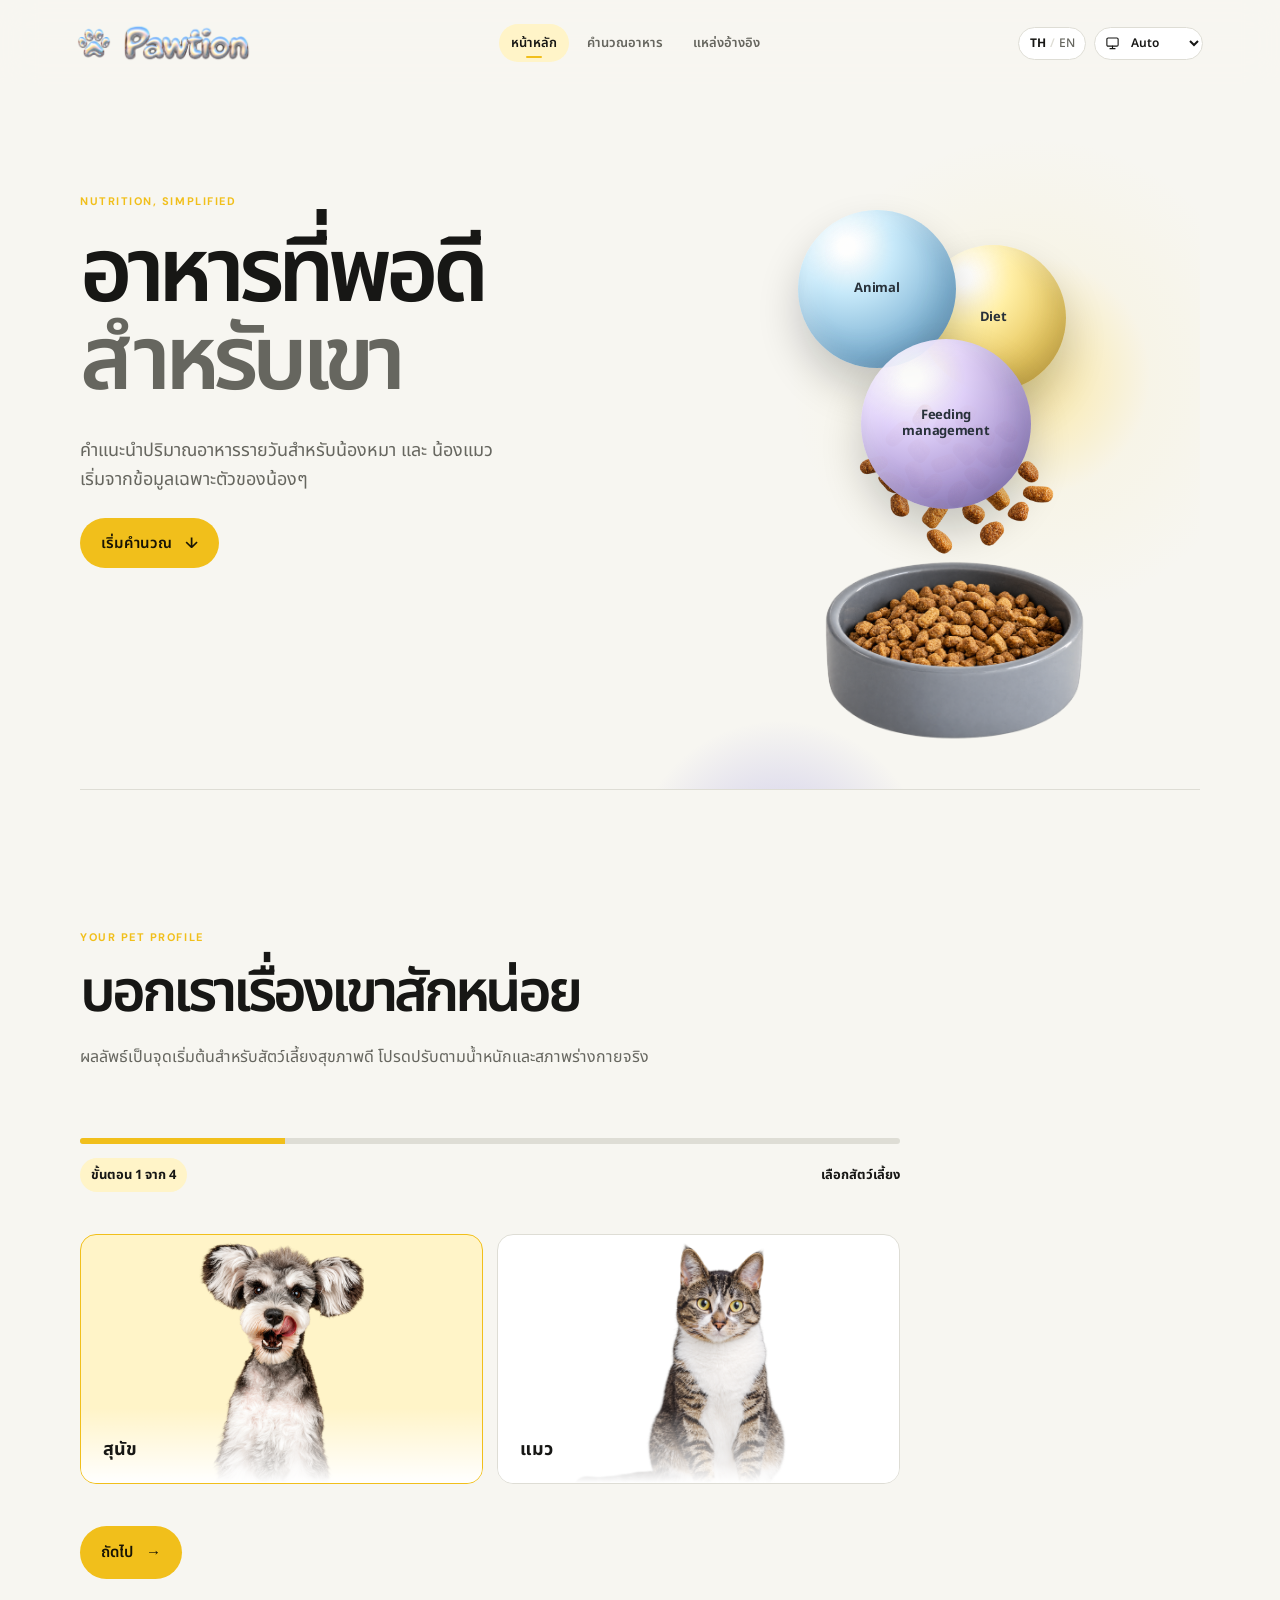
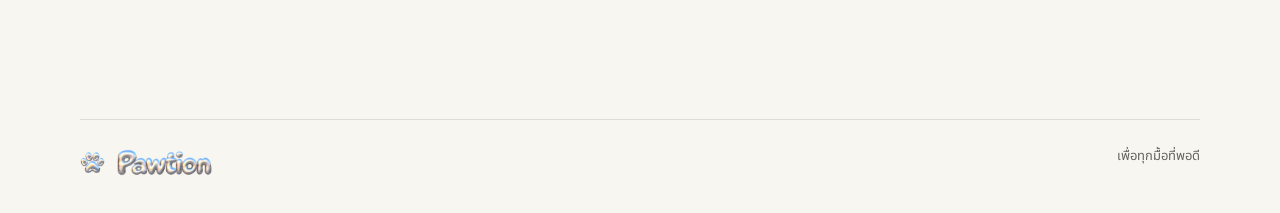
<file: index.html>
<!doctype html>
<html lang="th">
  <head>
    <meta charset="UTF-8" />
    <meta name="viewport" content="width=device-width, initial-scale=1.0" />
    <meta name="description" content="เครื่องคำนวณปริมาณอาหารสำหรับสุนัขและแมว" />
    <title>Pawtion — อาหารที่พอดีสำหรับเขา</title>
    <link rel="preconnect" href="https://fonts.googleapis.com" />
    <link rel="preconnect" href="https://fonts.gstatic.com" crossorigin />
    <link href="https://fonts.googleapis.com/css2?family=DM+Sans:wght@400;500;600;700&family=Fredoka:wght@500;600;700&family=Noto+Sans+Thai:wght@400;500;600;700&display=swap" rel="stylesheet" />
    <link rel="stylesheet" href="styles.css?v=8" />
  </head>
  <body>
    <main>
      <nav class="nav shell" aria-label="เมนูหลัก">
        <a class="brand" href="#top" aria-label="Pawtion home"><img class="brand-paw-logo" src="assets/pawtion-paw.png" alt="" /><img class="brand-logo" src="assets/pawtion-logo.png" alt="Pawtion" /></a>
        <div class="primary-nav" aria-label="ส่วนต่าง ๆ ของเว็บไซต์">
          <a class="nav-link active" href="#top" data-page="home" data-i18n="navHome" aria-current="page">หน้าหลัก</a>
          <a class="nav-link" href="#calculator" data-page="calculator" data-i18n="navCalc">คำนวณอาหาร</a>
          <a class="nav-link" href="references.html" data-page="references" data-i18n="navReferences">แหล่งอ้างอิง</a>
        </div>
        <div class="nav-actions">
          <button id="language-toggle" class="utility-button language-button" type="button" aria-label="Switch to English">
            <span data-language="th">TH</span><span class="language-divider" aria-hidden="true">/</span><span data-language="en">EN</span>
          </button>
          <label class="theme-control">
            <span class="sr-only">Color theme</span>
            <svg class="theme-icon theme-icon-light" viewBox="0 0 24 24" aria-hidden="true"><circle cx="12" cy="12" r="4"/><path d="M12 2v2m0 16v2M2 12h2m16 0h2M5 5l1.5 1.5m11 11L19 19M5 19l1.5-1.5m11-11L19 5"/></svg>
            <svg class="theme-icon theme-icon-dark" viewBox="0 0 24 24" aria-hidden="true"><path d="M20.5 14A9 9 0 0 1 10 3.5 9 9 0 1 0 20.5 14Z"/></svg>
            <svg class="theme-icon theme-icon-auto" viewBox="0 0 24 24" aria-hidden="true"><rect x="3" y="4" width="18" height="13" rx="2"/><path d="M12 17v4m-4 0h8"/></svg>
            <select id="theme-select" class="utility-button theme-select" aria-label="Color theme">
              <option value="light">Light</option>
              <option value="dark">Dark</option>
              <option value="auto">Auto</option>
            </select>
          </label>
        </div>
      </nav>

      <section id="top" class="hero shell">
        <p class="eyebrow" data-i18n="heroEyebrow">NUTRITION, SIMPLIFIED</p>
        <h1 data-i18n-html="heroTitle">อาหารที่พอดี<br /><em>สำหรับเขา</em></h1>
        <p class="hero-copy" data-i18n-html="heroCopy">คำแนะนำปริมาณอาหารรายวันสำหรับน้องหมา และ น้องแมว<br class="desktop" /> เริ่มจากข้อมูลเฉพาะตัวของน้องๆ</p>
        <a class="button button-light" href="#calculator" data-i18n-html="heroButton">เริ่มคำนวณ <span>↓</span></a>
        <div class="hero-factors" aria-label="Nutrition factors"><span class="factor-bubble factor-animal"><span class="factor-label">Animal</span></span><span class="factor-bubble factor-diet"><span class="factor-label">Diet</span></span><span class="factor-bubble factor-management"><span class="factor-label">Feeding<br />management</span></span></div>
        <img class="kibble-stream" src="assets/falling-kibble.png" alt="" aria-hidden="true" />
        <div class="feeding-bowl" aria-hidden="true"><img class="bowl-image" src="assets/feeding-bowl.png" alt="" /><span class="bowl-rim"></span><span class="bowl-front"></span></div>
        <div class="orb orb-one"></div><div class="orb orb-two"></div>
      </section>

      <section id="calculator" class="calculator shell">
        <div class="section-heading">
          <p class="eyebrow">YOUR PET PROFILE</p>
          <h2 data-i18n="profileTitle">บอกเราเรื่องเขาสักหน่อย</h2>
          <p data-i18n="profileCopy">ผลลัพธ์เป็นจุดเริ่มต้นสำหรับสัตว์เลี้ยงสุขภาพดี โปรดปรับตามน้ำหนักและสภาพร่างกายจริง</p>
        </div>

        <form id="feeding-form" novalidate>
          <div class="progress" aria-hidden="true"><span></span></div>
          <div class="step-label"><strong id="step-progress-text">ขั้นตอน 1 จาก 4</strong><span id="step-title">เลือกสัตว์เลี้ยง</span></div>

          <section class="form-step active" data-step="1">
            <div class="choice-grid species-grid">
              <button type="button" class="choice-card species-card selected" data-species="dog"><img class="animal-photo" src="assets/dog.png" alt="สุนัข" /><span class="species-name"><strong data-i18n="dog">สุนัข</strong></span></button>
              <button type="button" class="choice-card species-card" data-species="cat"><img class="animal-photo" src="assets/cat.png" alt="แมว" /><span class="species-name"><strong data-i18n="cat">แมว</strong></span></button>
            </div>
          </section>

          <section class="form-step" data-step="2">
            <div class="field-row">
              <label class="field"><span data-i18n-html="petName">ชื่อน้อง <i>ไม่บังคับ</i></span><input id="pet-name" type="text" maxlength="30" placeholder="เช่น โมจิ" /></label>
              <label class="field"><span data-i18n="weight">น้ำหนักปัจจุบัน</span><div class="input-unit"><input id="weight" type="number" inputmode="decimal" min="0.5" max="120" step="0.1" placeholder="0.0" required /><b data-i18n="kg">กก.</b></div></label>
            </div>
            <div class="age-inputs" role="group" aria-label="อายุ">
              <label class="field"><span data-i18n="years">ปี</span><input id="age-years" type="number" inputmode="numeric" min="0" max="100" step="1" value="2" required /></label>
              <label class="field"><span data-i18n="months">เดือน</span><input id="age-months" type="number" inputmode="numeric" min="0" max="11" step="1" value="0" required /></label>
              <label class="field"><span data-i18n="days">วัน</span><input id="age-days" type="number" inputmode="numeric" min="0" max="30" step="1" value="0" required /></label>
            </div>
            <label class="field" id="dog-size-field"><span data-i18n="adultSize">ขนาดเมื่อโตเต็มวัย</span><select id="adult-size"><option value="auto" data-i18n="sizeAuto">ประเมินจากน้ำหนักปัจจุบัน</option><option value="small" data-i18n="sizeSmall">เล็ก — ต่ำกว่า 10 กก.</option><option value="medium" data-i18n="sizeMedium">กลาง — 10–25 กก.</option><option value="large" data-i18n="sizeLarge">ใหญ่ — 25–40 กก.</option><option value="giant" data-i18n="sizeGiant">ใหญ่มาก — มากกว่า 40 กก.</option></select><small class="field-help" data-i18n="sizeHelp">หากเลือกประเมินอัตโนมัติ Pawtion จะใช้น้ำหนักปัจจุบันเป็นค่าประมาณ</small></label>
            <div class="life-stage-panel" aria-live="polite">
              <div class="life-stage-heading"><span data-i18n="lifeStage">ช่วงวัย</span><button class="info-button" id="life-stage-info" type="button" aria-expanded="false" aria-controls="life-stage-tooltip">i</button></div>
              <strong id="life-stage-value">Young Adult</strong>
              <small id="life-stage-range"></small>
              <p id="life-stage-context"></p>
              <p id="life-stage-tooltip" class="life-stage-tooltip" hidden data-i18n="lifeStageTooltip"></p>
            </div>
          </section>

          <section class="form-step" data-step="3">
            <p class="question" data-i18n="neuteredQ">ทำหมันแล้วหรือยัง?</p>
            <div class="segment" role="group" aria-label="Neutered status"><button type="button" class="selected" data-neutered="yes" data-i18n="neuteredYes">ทำหมันแล้ว</button><button type="button" data-neutered="no" data-i18n="neuteredNo">ยังไม่ทำ</button></div>
            <div class="assessment-section space-top">
              <div class="assessment-title"><p class="question" data-i18n="bcsTitle">ประเมินรูปร่าง (BCS)</p><span class="assessment-estimate" data-i18n="estimatedBody">ค่าประเมินรูปร่าง</span></div>
              <div class="bcs-slider-control">
                <input id="bcs-slider" type="range" min="1" max="9" step="1" value="5" aria-label="Body Condition Score" />
                <div class="bcs-slider-scale" aria-hidden="true"><span>1</span><span>2</span><span>3</span><span>4</span><span>5</span><span>6</span><span>7</span><span>8</span><span>9</span></div>
              </div>
              <div class="assessment-summary" aria-live="polite"><strong id="bcs-category"></strong><span id="bcs-score"></span><p id="bcs-description"></p></div>
              <figure id="bcs-example" class="bcs-example" aria-live="polite">
                <img id="bcs-example-image" class="bcs-example-image" src="assets/wsava-guides/bcs-examples/bcs-cat-5.jpg" alt="WSAVA Body Condition Score example" />
                <figcaption id="bcs-example-label">WSAVA example · BCS 5/9</figcaption>
              </figure>
              <details class="assessment-help"><summary data-i18n="howBCS">วิธีประเมินรูปร่าง</summary><p data-i18n="howBCSCopy"></p><div class="wsava-guide"><img data-bcs-guide="dog" src="assets/wsava-guides/bcs-dog.jpg" alt="WSAVA Body Condition Score chart for dogs" /><img data-bcs-guide="cat" src="assets/wsava-guides/bcs-cat.jpg" alt="WSAVA Body Condition Score chart for cats" hidden /><a id="bcs-guide-source" href="https://wsava.org/wp-content/uploads/2025/06/WSAVA_BCSCat_BCSDog_Nutrition_250612.pdf" target="_blank" rel="noreferrer" data-i18n="openWSAVA">เปิดเอกสารต้นฉบับจาก WSAVA ↗</a></div></details>
            </div>
            <div class="assessment-section">
              <div class="assessment-title"><p class="question" data-i18n="mcsTitle">ประเมินมวลกล้ามเนื้อ (MCS)</p><span class="assessment-estimate" data-i18n="estimatedMuscle">ค่าประเมินมวลกล้ามเนื้อ</span></div>
              <div class="mcs-grid" id="mcs-selector"></div>
              <p id="mcs-description" class="assessment-description"></p>
              <details class="assessment-help"><summary data-i18n="howMCS">วิธีประเมินมวลกล้ามเนื้อ</summary><p data-i18n="howMCSCopy"></p><div class="wsava-guide"><img data-mcs-guide="dog" src="assets/wsava-guides/mcs-dog.jpg" alt="WSAVA Muscle Condition Score chart for dogs" /><img data-mcs-guide="cat" src="assets/wsava-guides/mcs-cat.jpg" alt="WSAVA Muscle Condition Score chart for cats" hidden /><a id="mcs-guide-source" href="https://wsava.org/wp-content/uploads/2020/01/Muscle-Condition-Score-Chart-for-Dogs.pdf" target="_blank" rel="noreferrer" data-i18n="openWSAVA">เปิดเอกสารต้นฉบับจาก WSAVA ↗</a></div></details>
            </div>
          </section>

          <section class="form-step" data-step="4">
            <p class="question" data-i18n="activityQ">กิจกรรมในแต่ละวัน</p>
            <div class="activity-list">
              <label><input type="radio" name="activity" value="low" /><span><b data-i18n="low">น้อย</b><small data-i18n="lowDetail">เดินเล่นหรือเล่นเบา ๆ ต่ำกว่า 30 นาที</small></span></label>
              <label class="selected"><input type="radio" name="activity" value="moderate" checked /><span><b data-i18n="moderate">ปานกลาง</b><small data-i18n="moderateDetail">มีกิจกรรม 30–60 นาทีต่อวัน</small></span></label>
              <label><input type="radio" name="activity" value="high" /><span><b data-i18n="high">มาก</b><small data-i18n="highDetail">ออกกำลังหรือวิ่งเล่นมากกว่า 60 นาที</small></span></label>
            </div>
            <label class="field calorie-field"><span data-i18n-html="foodEnergy">พลังงานของอาหารที่ใช้ <i>ดูจากฉลาก</i></span><div class="input-unit"><input id="food-calories" type="number" inputmode="decimal" min="10" max="1000" step="1" value="350" required /><b>kcal / 100g</b></div></label>
          </section>

          <div class="form-actions"><button class="button button-ghost" id="back" type="button" hidden data-i18n="back">ย้อนกลับ</button><button class="button button-light" id="next" type="button">ถัดไป <span>→</span></button></div>
        </form>
      </section>

      <section id="result" class="result shell" hidden aria-live="polite">
        <div class="result-top"><p class="eyebrow">DAILY FEEDING GUIDE</p><button id="reset" class="text-button" data-i18n="reset">คำนวณใหม่ ↻</button></div>
        <h2 id="result-heading" data-i18n="resultHeading">ปริมาณที่เหมาะกับน้อง</h2>
        <p class="result-intro" id="result-intro"></p>
        <div class="result-main"><div><span class="result-kicker" data-i18n="dailyEnergy">พลังงานต่อวัน</span><strong id="calorie-result">0 <small>kcal</small></strong></div><div class="divider"></div><div><span class="result-kicker" data-i18n="dailyFood">ปริมาณอาหารต่อวัน</span><strong id="gram-result">0 <small>กรัม</small></strong></div></div>
        <div class="result-cards"><article><span data-i18n="twoMeals">แบ่งเป็น 2 มื้อ</span><b id="meal-result">0 กรัม / มื้อ</b></article><article><span data-i18n="weekPrep">เตรียมต่อสัปดาห์</span><b id="week-result">0 กรัม</b></article><article><span data-i18n="treatEnergy">พลังงานขนม</span><b data-i18n="treatLimit">ไม่เกิน 10%</b></article></div>
        <aside class="note"><span>✦</span><p data-i18n="note">ตัวเลขนี้เป็นค่าเริ่มต้นจากน้ำหนัก ช่วงวัย การทำหมัน กิจกรรม และรูปร่างของน้อง ควรชั่งน้ำหนักและสังเกตสภาพร่างกายทุก 2–4 สัปดาห์</p></aside>
        <aside id="nutrition-risk" class="nutrition-risk" hidden><strong data-i18n="nutritionRiskTitle">ข้อควรใส่ใจด้านโภชนาการ</strong><div id="nutrition-risk-messages"></div></aside>
        <p class="disclaimer" data-i18n="disclaimer">สำหรับสัตว์เลี้ยงสุขภาพดีเท่านั้น หากกำลังตั้งท้อง ให้นม มีโรคประจำตัว หรือมีการเปลี่ยนแปลงน้ำหนักผิดปกติ โปรดปรึกษาสัตวแพทย์ก่อนปรับอาหาร</p>
      </section>

    </main>
    <footer class="shell"><span class="brand"><img class="brand-paw-logo" src="assets/pawtion-paw.png" alt="" /><img class="brand-logo" src="assets/pawtion-logo.png" alt="Pawtion" /></span><span data-i18n="footer">เพื่อทุกมื้อที่พอดี</span></footer>
    <script src="life-stage.js?v=2"></script>
    <script src="body-condition.js?v=1"></script>
    <script src="nutrition.js?v=2"></script>
    <script src="app.js?v=9"></script>
  </body>
</html>
</file>
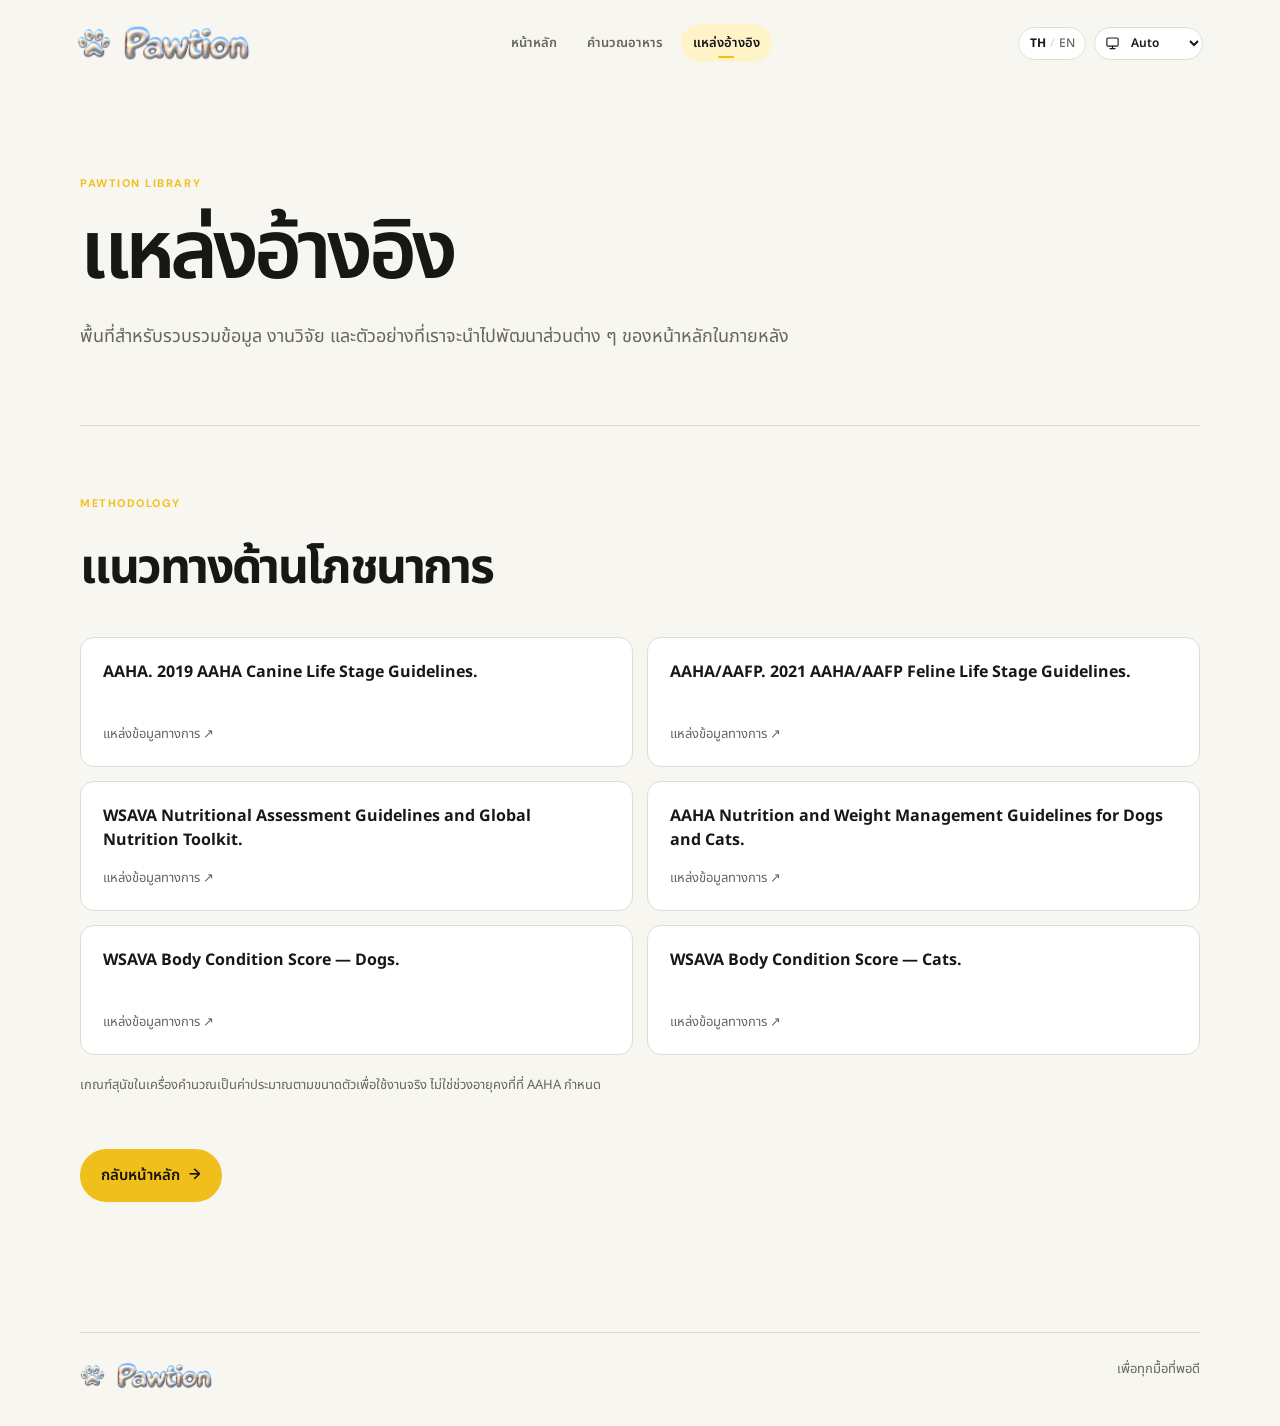
<file: references.html>
<!doctype html>
<html lang="th">
  <head>
    <meta charset="UTF-8" />
    <meta name="viewport" content="width=device-width, initial-scale=1.0" />
    <meta name="description" content="แหล่งอ้างอิงของ Pawtion" />
    <title>Pawtion — References</title>
    <link rel="preconnect" href="https://fonts.googleapis.com" />
    <link rel="preconnect" href="https://fonts.gstatic.com" crossorigin />
    <link href="https://fonts.googleapis.com/css2?family=DM+Sans:wght@400;500;600;700&family=Fredoka:wght@500;600;700&family=Noto+Sans+Thai:wght@400;500;600;700&display=swap" rel="stylesheet" />
    <link rel="stylesheet" href="styles.css?v=8" />
  </head>
  <body>
    <main>
      <nav class="nav shell" aria-label="เมนูหลัก">
        <a class="brand" href="index.html" aria-label="Pawtion home"><img class="brand-paw-logo" src="assets/pawtion-paw.png" alt="" /><img class="brand-logo" src="assets/pawtion-logo.png" alt="Pawtion" /></a>
        <div class="primary-nav" aria-label="ส่วนต่าง ๆ ของเว็บไซต์">
          <a class="nav-link" href="index.html#top" data-i18n="navHome">หน้าหลัก</a>
          <a class="nav-link" href="index.html#calculator" data-i18n="navCalc">คำนวณอาหาร</a>
          <a class="nav-link active" href="references.html" data-i18n="navReferences" aria-current="page">แหล่งอ้างอิง</a>
        </div>
        <div class="nav-actions">
          <button id="language-toggle" class="utility-button language-button" type="button" aria-label="Switch to English"><span data-language="th">TH</span><span class="language-divider" aria-hidden="true">/</span><span data-language="en">EN</span></button>
          <label class="theme-control"><span class="sr-only">Color theme</span><svg class="theme-icon theme-icon-light" viewBox="0 0 24 24" aria-hidden="true"><circle cx="12" cy="12" r="4"/><path d="M12 2v2m0 16v2M2 12h2m16 0h2M5 5l1.5 1.5m11 11L19 19M5 19l1.5-1.5m11-11L19 5"/></svg><svg class="theme-icon theme-icon-dark" viewBox="0 0 24 24" aria-hidden="true"><path d="M20.5 14A9 9 0 0 1 10 3.5 9 9 0 1 0 20.5 14Z"/></svg><svg class="theme-icon theme-icon-auto" viewBox="0 0 24 24" aria-hidden="true"><rect x="3" y="4" width="18" height="13" rx="2"/><path d="M12 17v4m-4 0h8"/></svg><select id="theme-select" class="utility-button theme-select" aria-label="Color theme"><option value="light">Light</option><option value="dark">Dark</option><option value="auto">Auto</option></select></label>
        </div>
      </nav>
      <section class="reference-page shell">
        <div class="reference-intro"><p class="eyebrow">PAWTION LIBRARY</p><h1 data-i18n="title">แหล่งอ้างอิง</h1><p data-i18n="intro">พื้นที่สำหรับรวบรวมข้อมูล งานวิจัย และตัวอย่างที่เราจะนำไปพัฒนาส่วนต่าง ๆ ของหน้าหลักในภายหลัง</p></div>
        <section class="methodology">
          <p class="eyebrow">METHODOLOGY</p><h2 data-i18n="methodology">แนวทางด้านโภชนาการ</h2>
          <div class="source-list">
            <a href="https://www.aaha.org/resources/life-stage-canine-2019/" target="_blank" rel="noreferrer"><strong>AAHA. 2019 AAHA Canine Life Stage Guidelines.</strong><span data-i18n="officialSource">แหล่งข้อมูลทางการ ↗</span></a>
            <a href="https://www.aaha.org/resources/2021-aaha-aafp-feline-life-stage-guidelines/" target="_blank" rel="noreferrer"><strong>AAHA/AAFP. 2021 AAHA/AAFP Feline Life Stage Guidelines.</strong><span data-i18n="officialSource">แหล่งข้อมูลทางการ ↗</span></a>
            <a href="https://wsava.org/global-guidelines/global-nutrition-guidelines/" target="_blank" rel="noreferrer"><strong>WSAVA Nutritional Assessment Guidelines and Global Nutrition Toolkit.</strong><span data-i18n="officialSource">แหล่งข้อมูลทางการ ↗</span></a>
            <a href="https://www.aaha.org/aaha-guidelines/2021-aaha-nutrition-and-weight-management-guidelines/home/" target="_blank" rel="noreferrer"><strong>AAHA Nutrition and Weight Management Guidelines for Dogs and Cats.</strong><span data-i18n="officialSource">แหล่งข้อมูลทางการ ↗</span></a>
            <a href="https://wsava.org/wp-content/uploads/2025/06/WSAVA_BCSCat_BCSDog_Nutrition_250612.pdf" target="_blank" rel="noreferrer"><strong>WSAVA Body Condition Score — Dogs.</strong><span data-i18n="officialSource">แหล่งข้อมูลทางการ ↗</span></a>
            <a href="https://wsava.org/wp-content/uploads/2025/06/WSAVA_BCSCat_BCSCat_Nutrition_250612.pdf" target="_blank" rel="noreferrer"><strong>WSAVA Body Condition Score — Cats.</strong><span data-i18n="officialSource">แหล่งข้อมูลทางการ ↗</span></a>
          </div>
          <p class="method-note" data-i18n="methodNote">เกณฑ์สุนัขในเครื่องคำนวณเป็นค่าประมาณตามขนาดตัวเพื่อใช้งานจริง ไม่ใช่ช่วงอายุคงที่ที่ AAHA กำหนด</p>
        </section>
        <a class="button button-light reference-back" href="index.html" data-i18n-html="back">กลับหน้าหลัก <span>→</span></a>
      </section>
    </main>
    <footer class="shell"><span class="brand"><img class="brand-paw-logo" src="assets/pawtion-paw.png" alt="" /><img class="brand-logo" src="assets/pawtion-logo.png" alt="Pawtion" /></span><span data-i18n="footer">เพื่อทุกมื้อที่พอดี</span></footer>
    <script src="references.js?v=6"></script>
  </body>
</html>
</file>
<file: styles.css>
:root{--bg:#050505;--surface:#111;--line:#292929;--text:#f5f5f2;--muted:#a3a39d;--accent:#ffd84d;--ink:#181405;--select:#272315;font-family:"DM Sans","Noto Sans Thai",sans-serif;color:var(--text);background:var(--bg)}
[hidden]{display:none!important}
html[data-theme="light"]{--bg:#f7f6f1;--surface:#fff;--line:#deddd5;--text:#171715;--muted:#66665f;--accent:#f1bf1b;--ink:#181405;--select:#fff4c8}*{box-sizing:border-box}html{scroll-behavior:smooth}body{margin:0;background:var(--bg);font-family:"DM Sans","Noto Sans Thai",sans-serif}.shell{width:min(1120px,calc(100% - 48px));margin:auto}.nav{height:86px;display:flex;justify-content:space-between;align-items:center}.brand{display:inline-flex;align-items:center;gap:9px;color:var(--text);font-size:20px;font-weight:700;letter-spacing:-.05em;text-decoration:none}.brand-dot{width:11px;height:11px;border-radius:50%;background:var(--accent)}.nav-actions{display:flex;align-items:center;gap:8px}.nav-link,.text-button{border:0;background:transparent;color:var(--muted);font:inherit;text-decoration:none;cursor:pointer}.nav-link{margin-right:12px}.nav-link span{color:var(--accent);margin-left:4px}.utility-button{height:33px;min-width:35px;padding:0 9px;border:1px solid var(--line);border-radius:999px;background:var(--surface);color:var(--text);font:600 12px "DM Sans",sans-serif;cursor:pointer}.theme-button{font-size:15px}.hero{min-height:620px;padding:108px 0 70px;position:relative;overflow:hidden;border-bottom:1px solid var(--line)}.eyebrow{margin:0 0 22px;color:var(--accent);font-size:11px;font-weight:700;letter-spacing:.14em}.hero h1,.section-heading h2,.result h2,.knowledge h2{margin:0;font-size:clamp(44px,7vw,92px);font-weight:600;line-height:.98;letter-spacing:-.07em}.hero h1 em{font-style:normal;color:var(--muted)}.hero-copy{margin:30px 0 36px;color:var(--muted);font-size:18px;line-height:1.65}.button{padding:15px 21px;border:0;border-radius:999px;font:600 15px "DM Sans","Noto Sans Thai",sans-serif;cursor:pointer;transition:transform .2s}.button:hover{transform:translateY(-2px)}.button-light{background:var(--accent);color:var(--ink)}.button-light span{margin-left:9px}.button-ghost{margin-right:8px;background:var(--surface);color:var(--text)}.orb{position:absolute;border-radius:50%;pointer-events:none}.orb-one{width:500px;height:500px;right:-80px;top:40px;opacity:.48;background:radial-gradient(circle,#ffd84d 0%,rgba(255,216,77,.12) 34%,transparent 68%)}.orb-two{width:300px;height:300px;right:270px;bottom:-230px;opacity:.35;background:radial-gradient(circle,#756ed9 0%,transparent 70%)}.calculator{padding:140px 0}.section-heading{max-width:650px}.section-heading h2,.result h2,.knowledge h2{font-size:clamp(34px,4.5vw,58px)}.section-heading>p:last-child{margin-top:22px;color:var(--muted);line-height:1.7}form{max-width:820px;margin-top:66px}.progress{height:2px;background:var(--line)}.progress span{display:block;width:25%;height:100%;background:var(--accent);transition:width .3s}.step-label{display:flex;justify-content:space-between;margin:16px 0 42px;color:var(--muted);font-size:13px}.step-label #step-number{color:var(--accent)}.form-step{display:none}.form-step.active{display:block;animation:appear .35s both}@keyframes appear{from{opacity:0;transform:translateY(8px)}to{opacity:1;transform:none}}.choice-grid{display:grid;gap:14px}.species-grid{grid-template-columns:repeat(2,1fr)}.body-grid{grid-template-columns:repeat(3,1fr)}.choice-card{min-height:170px;padding:22px;border:1px solid var(--line);border-radius:16px;background:var(--surface);color:var(--text);text-align:left;cursor:pointer;transition:transform .2s,border .2s}.choice-card:hover{transform:translateY(-3px);border-color:#777}.choice-card.selected{border-color:var(--accent);background:var(--select)}.choice-card>*{display:block}.choice-card strong{font-size:18px}.choice-card small{margin-top:5px;color:var(--muted)}.species-card{position:relative;display:flex;height:250px;align-items:end;padding:0;overflow:hidden}.animal-photo{width:100%;height:100%;object-fit:contain;object-position:center top;opacity:1;transition:transform .35s}.species-card:hover .animal-photo{transform:none}.species-card:after{position:absolute;inset:70% 0 0;content:"";background:linear-gradient(transparent,var(--surface))}.species-name{position:absolute;z-index:1;left:22px;bottom:20px}.body-grid .choice-card>span{margin-bottom:45px;color:var(--accent);font-size:13px}.field-row{display:grid;grid-template-columns:1fr 1fr;gap:16px}.field{display:block;margin-bottom:22px}.field>span{display:block;margin-bottom:10px;font-size:14px}.field i{color:var(--muted);font-size:12px;font-style:normal}.field input,.field select{width:100%;padding:16px;border:1px solid var(--line);border-radius:10px;outline:0;background:var(--surface);color:var(--text);font:16px inherit}.field input:focus,.field select:focus{border-color:var(--accent)}.input-unit{position:relative}.input-unit input{padding-right:120px}.input-unit b{position:absolute;top:50%;right:16px;transform:translateY(-50%);color:var(--muted);font-size:12px}.question{margin:0 0 14px;font-size:17px;font-weight:600}.space-top{margin-top:42px}.segment{display:flex;width:max-content;padding:4px;border:1px solid var(--line);border-radius:10px;background:var(--surface)}.segment button{padding:11px 18px;border:0;border-radius:7px;background:transparent;color:var(--muted);font:14px inherit;cursor:pointer}.segment button.selected{background:var(--select);color:var(--text)}.activity-list{display:grid;gap:10px}.activity-list label{display:flex;gap:15px;align-items:center;padding:16px;border:1px solid var(--line);border-radius:12px;background:var(--surface);cursor:pointer}.activity-list label.selected{border-color:var(--accent);background:var(--select)}.activity-list input{accent-color:var(--accent)}.activity-list b,.activity-list small{display:block}.activity-list small{margin-top:2px;color:var(--muted);font-size:13px}.calorie-field{max-width:405px;margin-top:32px}.form-actions{margin-top:42px}.result{padding:110px 0;border-top:1px solid var(--line)}.result-top{display:flex;align-items:start;justify-content:space-between}.result-intro{margin:20px 0 48px;color:var(--muted);font-size:17px}.result-main{display:flex;gap:42px;align-items:center;padding:38px 0;border-top:1px solid var(--line);border-bottom:1px solid var(--line)}.result-main>div{flex:1}.result-kicker,.result-cards span{display:block;color:var(--muted);font-size:13px}.result-main strong{display:block;margin-top:10px;font-size:clamp(42px,5vw,68px);letter-spacing:-.07em}.result-main strong small{color:var(--muted);font-size:16px;letter-spacing:0}.divider{height:66px;max-width:1px;background:var(--line)}.result-cards,.knowledge-grid{display:grid;grid-template-columns:repeat(3,1fr);gap:14px;margin-top:14px}.result-cards article,.knowledge article{padding:22px;border-radius:13px;background:var(--surface)}.result-cards b{display:block;margin-top:8px;font-size:17px}.note{display:flex;gap:12px;max-width:800px;margin:32px 0 0;color:var(--text);line-height:1.6}.note span,.knowledge article>span{color:var(--accent)}.note p{margin:0}.disclaimer{max-width:800px;margin-top:18px;color:var(--muted);font-size:12px;line-height:1.65}.knowledge{padding:110px 0 140px}.knowledge h2{max-width:600px}.knowledge article{min-height:210px}.knowledge h3{margin:50px 0 8px;font-size:20px}.knowledge article p{margin:0;color:var(--muted);font-size:14px;line-height:1.6}footer{display:flex;justify-content:space-between;padding:26px 0 34px;border-top:1px solid var(--line);color:var(--muted);font-size:13px}footer .brand{font-size:16px}@media(max-width:650px){.shell{width:min(100% - 32px,1120px)}.nav{height:68px}.nav-link{display:none}.hero{min-height:540px;padding:80px 0}.desktop{display:none}.hero-copy{font-size:16px}.calculator{padding:85px 0}.species-grid,.field-row,.body-grid,.result-cards,.knowledge-grid{grid-template-columns:1fr}.species-card{height:200px}.choice-card{min-height:130px}.body-grid .choice-card>span{margin-bottom:26px}.result{padding:80px 0}.result-main{display:block;padding:25px 0}.divider{width:100%;max-width:none;height:1px;margin:24px 0}.knowledge{padding:80px 0}.orb-one{right:-280px}.orb-two{display:none}footer{align-items:end}.button{padding:14px 18px}}


.sr-only{position:absolute;width:1px;height:1px;padding:0;margin:-1px;overflow:hidden;clip:rect(0,0,0,0);white-space:nowrap;border:0}
.nav .brand{font-size:26px}
.nav .brand-dot{width:13px;height:13px}
.language-button{display:inline-flex;align-items:center;gap:4px;min-width:68px;justify-content:center}
.language-button [data-language]{color:var(--muted);font-weight:500;transition:color .2s}
.language-button [data-language].active{color:var(--text);font-weight:700}
.language-divider{color:var(--line)}
.theme-control{display:inline-flex}
.theme-select{min-width:76px;padding:0 24px 0 11px;appearance:auto}
@media(max-width:650px){.nav .brand{font-size:23px}.nav-actions{gap:6px}.utility-button{height:34px}.language-button{min-width:64px}.theme-select{min-width:72px;padding-left:9px}}

/* Header icons and uncropped pet portraits. */
.brand-paw{width:25px;height:25px;flex:none;fill:var(--accent)}
a.button{text-decoration:none}
.theme-control{position:relative}
.theme-control .theme-select{min-width:100px;padding-left:32px}
.theme-icon{display:none;position:absolute;left:11px;top:50%;transform:translateY(-50%);width:15px;height:15px;fill:none;stroke:currentColor;stroke-width:1.8;stroke-linecap:round;stroke-linejoin:round;pointer-events:none}
html[data-theme-mode="light"] .theme-icon-light,
html[data-theme-mode="dark"] .theme-icon-dark,
html[data-theme-mode="auto"] .theme-icon-auto{display:block}

/* Header navigation */
body{padding-top:86px}
.nav{position:fixed;top:0;left:50%;z-index:50;width:min(1120px,calc(100% - 48px));transform:translateX(-50%);background:color-mix(in srgb,var(--bg) 88%,transparent);backdrop-filter:blur(16px);-webkit-backdrop-filter:blur(16px)}
#top,#calculator{scroll-margin-top:100px}
.primary-nav{display:flex;align-items:center;justify-content:center;gap:6px}
.primary-nav .nav-link{position:relative;margin:0;padding:9px 12px;border-radius:999px;color:var(--muted);font-size:13px;font-weight:600;transition:color .2s,background .2s}
.primary-nav .nav-link:hover{color:var(--text)}
.primary-nav .nav-link.active{background:var(--select);color:var(--text)}
.primary-nav .nav-link.active:after{position:absolute;left:50%;bottom:4px;width:16px;height:2px;border-radius:2px;background:var(--accent);content:"";transform:translateX(-50%)}

/* Reference library */
.reference-page{min-height:calc(100vh - 150px);padding:90px 0 130px}
.reference-intro{max-width:760px}
.reference-intro h1{margin:0;font-size:clamp(44px,7vw,82px);font-weight:600;line-height:1;letter-spacing:-.06em}
.reference-intro>p:last-child{margin:28px 0 0;color:var(--muted);font-size:18px;line-height:1.7}
.reference-back{display:inline-flex;margin-top:40px}
@media(max-width:760px){body{padding-top:112px}.nav{width:min(100% - 32px,1120px);height:auto;min-height:112px;flex-wrap:wrap;padding:15px 0}.primary-nav{order:3;width:100%;justify-content:flex-start;overflow-x:auto;padding-top:5px}.primary-nav .nav-link{display:inline-flex;flex:none;padding:8px 11px}#top,#calculator{scroll-margin-top:126px}.reference-page{padding:70px 0 90px}}
.language-button{min-width:68px}
.brand{font-family:"Fredoka","DM Sans",sans-serif;font-size:22px;font-weight:700;letter-spacing:-.06em;background:linear-gradient(165deg,#fff 0%,#bce9ff 18%,#6d7c88 34%,#f9e8ba 48%,#f7fdff 61%,#7e909e 79%,#fff 100%);background-clip:text;-webkit-background-clip:text;color:transparent;-webkit-text-fill-color:transparent;-webkit-text-stroke:.35px rgba(47,62,74,.68);text-shadow:0 1px 0 #d7f3ff,0 2px 0 #758692,0 4px 7px rgba(11,20,27,.38)}
.brand-logo{display:block;width:132px;height:auto}
.brand-paw-logo{display:block;width:34px;height:34px;object-fit:contain}
.nav .brand{font-size:26px}
footer .brand{font-size:18px}
footer .brand-logo{width:100px}
footer .brand-paw-logo{width:25px;height:25px}
@media(max-width:650px){.nav .brand{font-size:23px}}
@media(max-width:650px){.brand-logo{width:116px}.brand-paw-logo{width:30px;height:30px}}
html[lang="th"] body,html[lang="th"] button,html[lang="th"] input,html[lang="th"] select,html[lang="th"] textarea{font-family:"Noto Sans Thai",sans-serif}
html[lang="th"] .eyebrow{font-family:"DM Sans",sans-serif}
.species-card[data-species="cat"] .animal-photo{transform:translate(-18px,64px) scale(1.35);transform-origin:center bottom}
.species-card:hover[data-species="cat"] .animal-photo{transform:translate(-18px,64px) scale(1.35);transform-origin:center bottom}
@media(max-width:650px){.language-button{min-width:64px;padding-inline:7px}}
.nav.shell{width:100%;max-width:none;padding-inline:clamp(24px,6vw,80px)}
@media(max-width:760px){.nav.shell{width:100%;padding-inline:16px}}
.hero>*:not(.orb){position:relative;z-index:1}.hero-factors{position:absolute!important;z-index:1!important;top:116px;right:7%;width:330px;height:330px;pointer-events:none}.factor-bubble{position:absolute;display:flex;align-items:center;justify-content:center;border:0;border-radius:50%;color:#28313a;font-family:inherit;font-size:13px;font-weight:700;line-height:1.2;text-align:center;letter-spacing:-.02em;box-shadow:0 22px 42px rgba(2,9,18,.2),inset 12px 12px 20px rgba(255,255,255,.22),inset -14px -16px 24px rgba(44,54,70,.12)}.factor-bubble:before{position:absolute;top:15%;left:20%;width:31%;height:16%;border-radius:50%;background:rgba(255,255,255,.32);content:"";filter:blur(7px);transform:rotate(-28deg)}.factor-bubble{isolation:isolate}.factor-animal{z-index:2;top:8px;left:6px;width:158px;height:158px;background:radial-gradient(circle at 31% 23%,rgba(255,255,255,.83) 0 5%,rgba(197,232,249,.98) 29%,rgba(124,177,211,.98) 68%,rgba(83,129,168,.98) 100%)}.factor-diet{z-index:1;top:43px;left:128px;width:146px;height:146px;background:radial-gradient(circle at 30% 22%,rgba(255,255,255,.84) 0 5%,rgba(255,238,163,.98) 31%,rgba(229,194,86,.98) 69%,rgba(186,142,41,.98) 100%)}.factor-management{z-index:3;top:137px;left:69px;width:170px;height:170px;background:radial-gradient(circle at 30% 22%,rgba(255,255,255,.85) 0 5%,rgba(223,208,249,.98) 30%,rgba(164,143,205,.98) 69%,rgba(111,91,157,.98) 100%)}
.hero>*:not(.orb){position:relative;z-index:1}.hero>.eyebrow,.hero>h1,.hero>.hero-copy,.hero>.button{z-index:12!important}.hero-factors{position:absolute!important;z-index:10!important;top:116px;right:7%;width:330px;height:330px;pointer-events:none}.factor-bubble{position:absolute;display:flex;align-items:center;justify-content:center;border:0;border-radius:50%;color:#28313a;font-family:inherit;font-size:13px;font-weight:700;line-height:1.2;text-align:center;letter-spacing:-.02em;box-shadow:0 22px 42px rgba(2,9,18,.2),inset 12px 12px 20px rgba(255,255,255,.22),inset -14px -16px 24px rgba(44,54,70,.12)}.factor-bubble:before{position:absolute;top:15%;left:20%;width:31%;height:16%;border-radius:50%;background:rgba(255,255,255,.32);content:"";filter:blur(7px);transform:rotate(-28deg)}.factor-bubble{isolation:isolate}.factor-animal{z-index:2;top:8px;left:6px;width:158px;height:158px;background:radial-gradient(circle at 31% 23%,rgba(255,255,255,.83) 0 5%,rgba(197,232,249,.98) 29%,rgba(124,177,211,.98) 68%,rgba(83,129,168,.98) 100%)}.factor-diet{z-index:1;top:43px;left:128px;width:146px;height:146px;background:radial-gradient(circle at 30% 22%,rgba(255,255,255,.84) 0 5%,rgba(255,238,163,.98) 31%,rgba(229,194,86,.98) 69%,rgba(186,142,41,.98) 100%)}.factor-management{z-index:3;top:137px;left:69px;width:170px;height:170px;background:radial-gradient(circle at 30% 22%,rgba(255,255,255,.85) 0 5%,rgba(223,208,249,.98) 30%,rgba(164,143,205,.98) 69%,rgba(111,91,157,.98) 100%)}
@media(max-width:650px){.hero{min-height:650px}.hero-factors{top:auto;right:10px;bottom:10px;width:212px;height:170px}.factor-bubble{font-size:10px}.factor-animal{top:0;left:0;width:102px;height:102px}.factor-diet{top:17px;left:82px;width:92px;height:92px}.factor-management{top:76px;left:45px;width:112px;height:112px;font-size:9px}}

/* Life-stage assessment */
.field-help{display:block;margin-top:8px;color:var(--muted);font-size:12px;line-height:1.5}
.life-stage-panel{margin-top:8px;padding:20px 22px;border:1px solid var(--line);border-radius:14px;background:var(--surface)}
.life-stage-heading{display:flex;align-items:center;gap:8px;color:var(--muted);font-size:13px}
.info-button{width:20px;height:20px;padding:0;border:1px solid var(--line);border-radius:50%;background:transparent;color:var(--muted);font:600 12px inherit;cursor:pointer}
.life-stage-panel>strong{display:block;margin-top:8px;font-size:24px}
.life-stage-panel>p{max-width:660px;margin:8px 0 0;color:var(--muted);font-size:13px;line-height:1.6}
.life-stage-tooltip{padding-top:12px;border-top:1px solid var(--line)}
.assessment-section{margin-top:28px}.assessment-title{display:flex;align-items:center;justify-content:space-between;gap:12px}.assessment-title .question{margin:0}.assessment-estimate{color:var(--muted);font-size:12px}.bcs-slider-control{margin-top:16px}.bcs-slider-control input{width:100%;height:8px;margin:0;appearance:none;border-radius:999px;outline:none;background:linear-gradient(90deg,var(--accent) 0%,var(--accent) calc((var(--bcs-progress,50%))),var(--line) calc((var(--bcs-progress,50%))),var(--line) 100%);cursor:pointer}.bcs-slider-control input::-webkit-slider-thumb{width:25px;height:25px;appearance:none;border:3px solid var(--bg);border-radius:50%;background:var(--accent);box-shadow:0 0 0 1px var(--accent)}.bcs-slider-control input::-moz-range-thumb{width:20px;height:20px;border:3px solid var(--bg);border-radius:50%;background:var(--accent);box-shadow:0 0 0 1px var(--accent)}.bcs-slider-scale{display:grid;grid-template-columns:repeat(9,1fr);margin:9px 1px 0;color:var(--muted);font-size:12px;font-weight:600;text-align:center}.bcs-slider-scale span:nth-child(5){color:var(--accent)}.assessment-summary{margin-top:14px;padding:16px 18px;border:1px solid var(--line);border-radius:12px;background:var(--surface)}.assessment-summary strong{font-size:18px}.assessment-summary>span{margin-left:8px;color:var(--accent);font-weight:700}.assessment-summary p,.assessment-description,.assessment-help p{margin:7px 0 0;color:var(--muted);font-size:13px;line-height:1.55}.bcs-example{width:min(100%,420px);margin:14px 0 0;padding:12px;border:1px solid var(--line);border-radius:12px;background:var(--surface)}.bcs-example-image{display:block;width:100%;aspect-ratio:1/1;object-fit:contain;border-radius:8px;background:var(--bg)}.bcs-example figcaption{margin-top:9px;color:var(--muted);font-size:12px;font-weight:600}.mcs-grid{display:grid;grid-template-columns:repeat(2,1fr);gap:8px;margin-top:14px}.mcs-grid button{padding:13px;border:1px solid var(--line);border-radius:10px;background:var(--surface);color:var(--text);font-family:inherit;font-size:14px;font-weight:500;text-align:left;cursor:pointer}.mcs-grid button.selected{border-color:var(--accent);background:var(--select)}.assessment-help{margin-top:12px;color:var(--muted);font-size:13px}.assessment-help summary{color:var(--text);cursor:pointer;font-weight:600}.nutrition-risk{max-width:800px;margin-top:24px;padding:20px 22px;border:1px solid var(--accent);border-radius:13px;background:var(--select)}.nutrition-risk strong{display:block;margin-bottom:8px}.nutrition-risk p{margin:6px 0;color:var(--text);font-size:13px;line-height:1.55}

/* Reference methodology */
.methodology{margin-top:72px;padding-top:70px;border-top:1px solid var(--line)}
.methodology h2{margin:0;font-size:clamp(30px,4vw,48px);letter-spacing:-.05em}
.source-list{display:grid;grid-template-columns:1fr 1fr;gap:14px;margin-top:32px}
.source-list a{display:flex;min-height:130px;flex-direction:column;justify-content:space-between;padding:22px;border:1px solid var(--line);border-radius:14px;background:var(--surface);color:var(--text);text-decoration:none}
.source-list a:hover{border-color:var(--accent)}
.source-list span,.method-note{color:var(--muted);font-size:13px}
.method-note{max-width:760px;margin-top:20px;line-height:1.65}
@media(max-width:650px){.source-list{grid-template-columns:1fr}.age-row{grid-template-columns:1fr 1fr}.life-stage-panel>strong{font-size:21px}.methodology{margin-top:65px;padding-top:50px}.bcs-example{width:100%}.mcs-grid{grid-template-columns:1fr}.assessment-title{align-items:flex-start;flex-direction:column;gap:4px}}
.wsava-guide{margin-top:14px;padding:12px;border:1px solid var(--line);border-radius:12px;background:var(--surface)}.wsava-guide img{display:block;width:100%;height:auto;border-radius:7px}.wsava-guide img[hidden]{display:none}.wsava-guide a{display:inline-block;margin-top:10px;color:var(--text);font-size:12px;font-weight:600;text-decoration-color:var(--accent);text-underline-offset:3px}
.progress{height:6px;border-radius:999px;overflow:hidden}.step-label{align-items:center;margin:14px 0 42px}.step-label strong{padding:7px 11px;border-radius:999px;background:var(--select);color:var(--text);font-size:13px}.step-label #step-title{font-weight:700;color:var(--text)}.age-inputs{display:grid;grid-template-columns:repeat(3,1fr);gap:12px}.life-stage-panel>small{display:block;margin-top:4px;color:var(--accent);font-size:13px;font-weight:600}
@media(max-width:650px){.age-inputs{grid-template-columns:repeat(3,1fr);gap:7px}.age-inputs .field input{padding:13px 10px}.step-label{margin-bottom:34px}}
.factor-bubble{will-change:transform}.factor-label{position:relative;z-index:1;transition:transform .05s linear}@media(prefers-reduced-motion:reduce){.factor-bubble,.factor-label{transition:none!important;will-change:auto}}

/* Keep the animated factor group outside the reading area at every viewport size. */
@media(min-width:1001px){.hero>.eyebrow,.hero>h1,.hero>.hero-copy,.hero>.button{max-width:calc(93% - 370px)}}
@media(max-width:1000px){.hero{min-height:0;padding-bottom:70px}.hero-factors{position:relative!important;top:auto;right:auto;bottom:auto;margin:46px auto 0}.hero>.hero-copy{max-width:620px}}
@media(max-width:650px){.hero-factors{height:190px}}

/* Feeding-bowl illustration: the factor circles settle into this bowl on scroll. */
@media(min-width:1001px){.hero{min-height:clamp(650px,55vw,780px)}.hero .feeding-bowl{left:calc(93% - 165px);right:auto!important;width:clamp(270px,27vw,380px);height:auto!important;aspect-ratio:1537 / 1023;transform:translateX(-50%)}}
@media(max-width:1000px){.hero .feeding-bowl{left:auto!important;width:min(88vw,360px);height:auto!important;aspect-ratio:1537 / 1023;transform:none}}
.kibble-stream{position:absolute!important;z-index:5!important;top:calc(478px - clamp(95px,13vw,170px));left:calc(93% - 165px);right:auto;width:auto;height:clamp(95px,13vw,170px);object-fit:contain;pointer-events:none;transform:translateX(-50%);will-change:transform}
.bowl-image{position:absolute;z-index:2;inset:0;width:100%;height:100%;object-fit:contain}.bowl-rim,.bowl-front{display:none!important}.kibble{z-index:3!important}
.feeding-bowl{position:absolute!important;z-index:4!important;top:435px;right:7%;width:286px;height:150px;pointer-events:none}.bowl-rim{position:absolute;z-index:2;top:34px;left:0;width:100%;height:52px;border:4px solid #241b13;border-radius:50%;background:#f7d45e;box-shadow:0 8px 0 rgba(0,0,0,.18)}.bowl-rim:after{position:absolute;top:10px;left:14%;width:72%;height:47%;border-radius:50%;background:#57351c;content:""}.bowl-front{position:absolute;z-index:3;top:57px;left:10px;width:calc(100% - 20px);height:80px;border:4px solid #241b13;border-top:0;border-radius:0 0 48% 48% / 0 0 68% 68%;background:#f3b938;box-shadow:0 9px 0 rgba(0,0,0,.18)}.bowl-front:before{position:absolute;top:17px;left:50%;width:39px;height:29px;border:3px solid #241b13;border-radius:50%;background:#fff0ac;content:"";transform:translateX(-50%)}.bowl-front:after{position:absolute;top:23px;bottom:auto;left:50%;right:auto;width:12px;height:12px;border-radius:50%;background:#f3b938;content:"";filter:none;transform:translateX(-50%)}.kibble{position:absolute;z-index:1;width:21px;height:16px;border:3px solid #241b13;border-radius:48% 52% 46% 54%;background:#bd6d31;box-shadow:none}.kibble:after{position:absolute;top:3px;left:4px;width:5px;height:3px;border-radius:50%;background:#eead67;content:""}.kibble-one{top:22px;left:44px;transform:rotate(-17deg)}.kibble-two{top:13px;left:84px;transform:rotate(24deg)}.kibble-three{top:23px;left:126px;transform:rotate(-31deg)}.kibble-four{top:10px;left:166px;transform:rotate(14deg)}.kibble-five{top:25px;left:204px;transform:rotate(-9deg)}.kibble-six{top:40px;left:68px;transform:rotate(19deg)}.kibble-seven{top:38px;left:147px;transform:rotate(-23deg)}.kibble-eight{top:42px;left:188px;transform:rotate(28deg)}.feeding-bowl.is-feeding .kibble{animation:kibble-settle .5s both}@keyframes kibble-settle{0%{transform:translateY(-18px) rotate(0);opacity:0}70%{transform:translateY(3px) rotate(18deg);opacity:1}100%{opacity:1}}@media(max-width:1000px){.feeding-bowl{position:relative!important;top:auto;right:auto;margin:10px auto 0}}@media(max-width:650px){.feeding-bowl{width:230px;height:128px}.bowl-rim{top:29px}.bowl-front{top:52px;height:70px}.kibble{transform:scale(.82)}.kibble-one{left:29px}.kibble-two{left:61px}.kibble-three{left:94px}.kibble-four{left:127px}.kibble-five{left:163px}.kibble-six{left:48px}.kibble-seven{left:112px}.kibble-eight{left:151px}}@media(prefers-reduced-motion:reduce){.feeding-bowl.is-feeding .kibble{animation:none}}
@media(max-width:1000px){.hero .kibble-stream{display:block;position:relative!important;top:auto;left:50%!important;right:auto;width:auto;height:clamp(95px,13vw,150px);margin:-52px 0 -36px}}@media(max-width:650px){.hero .kibble-stream{margin:-24px 0 -18px}}
</file>
